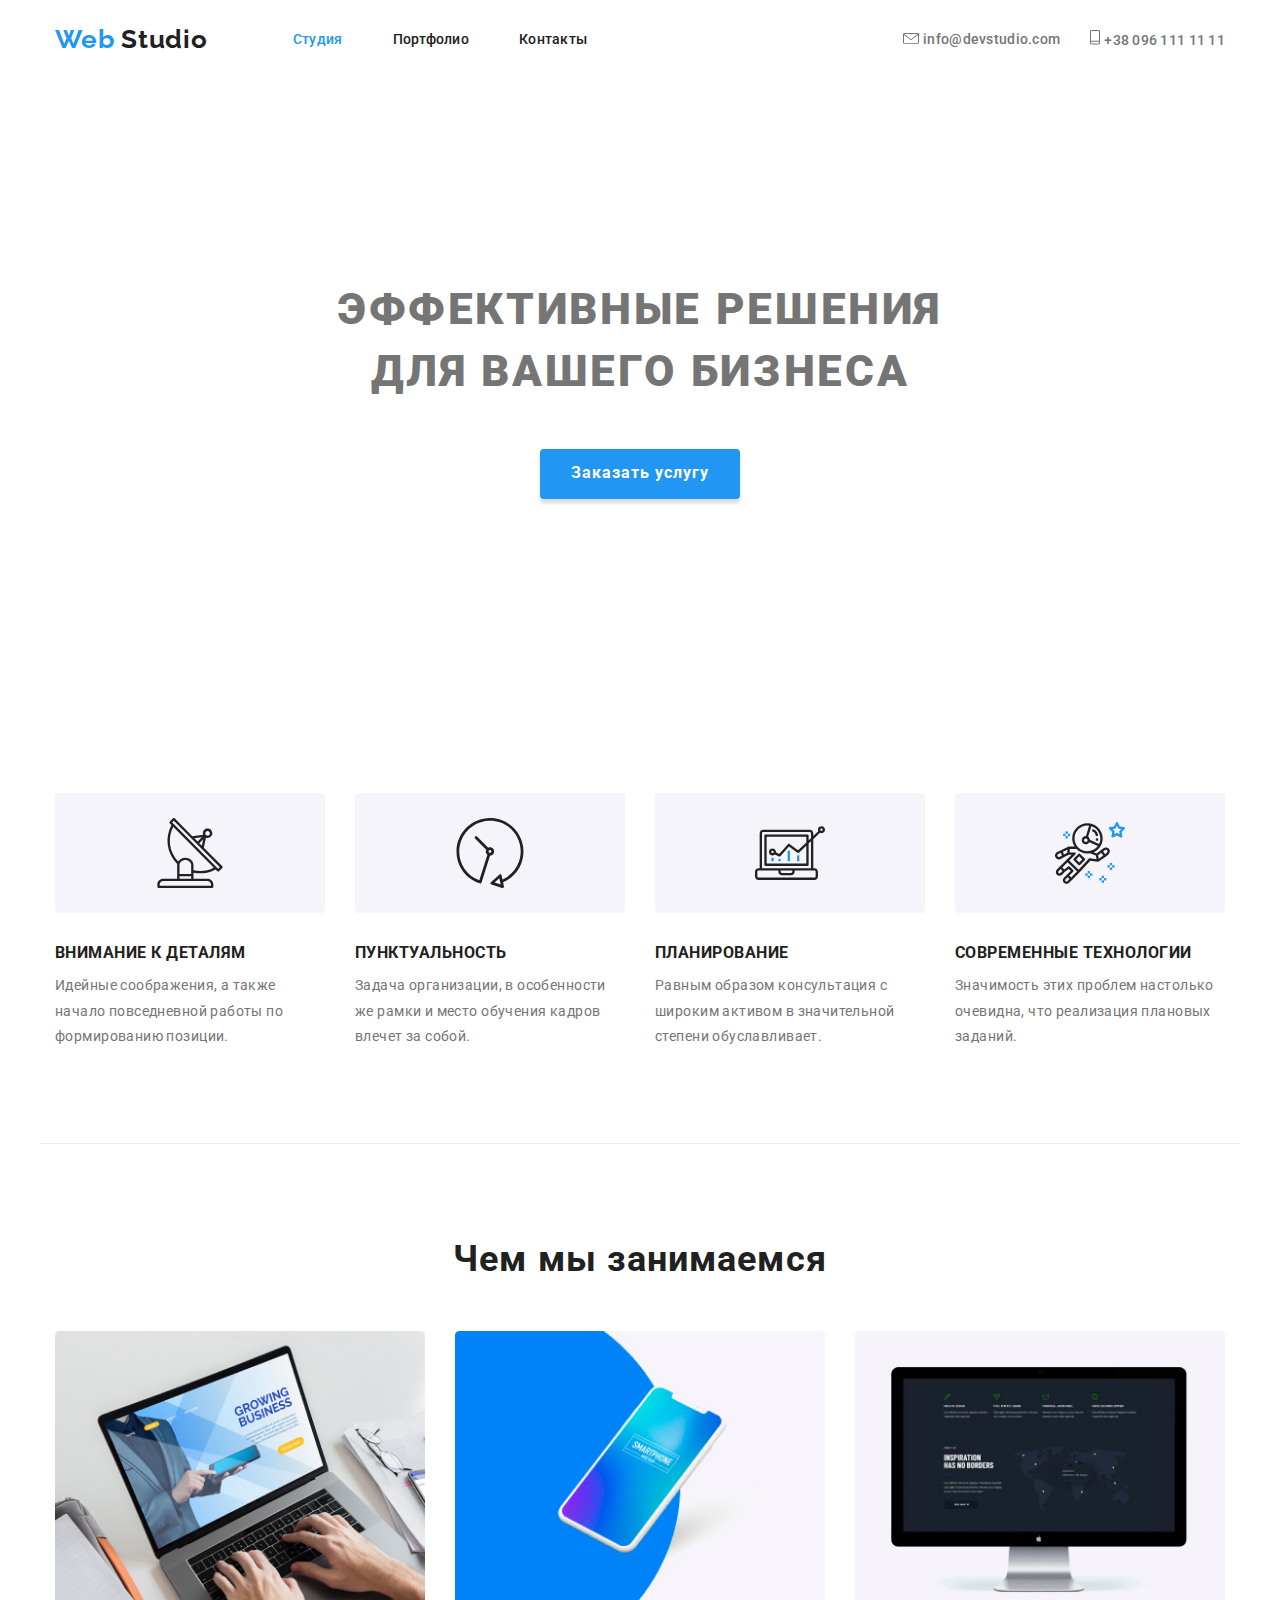
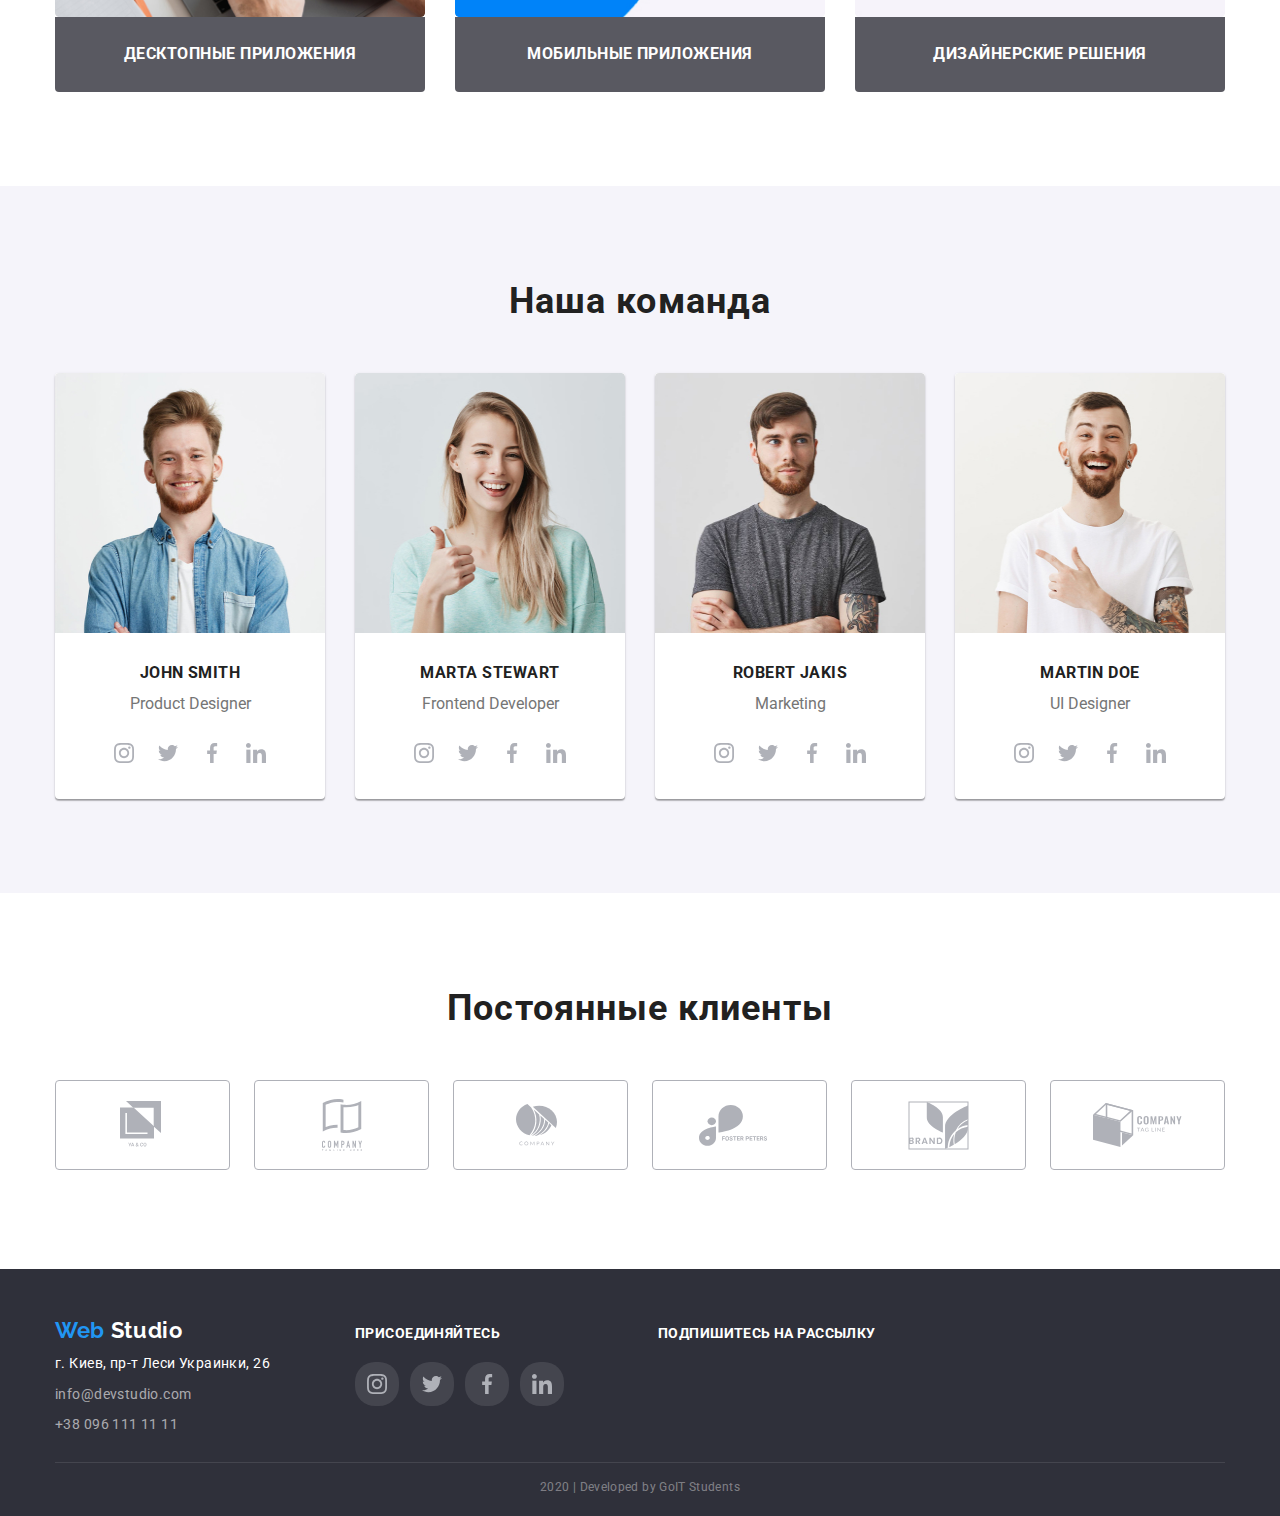
<file: index.html>
<!DOCTYPE html>
<html lang="ru">
  <head>
    <meta charset="UTF-8" />
    <meta name="viewport" content="width=device-width, initial-scale=1.0" />
    <title>Document</title>
    <link
      href="https://fonts.googleapis.com/css2?family=Raleway:wght@700&family=Roboto:wght@400;500;700;900&display=swap"
      rel="stylesheet"
    />
    <link
      rel="stylesheet"
      href="https://cdnjs.cloudflare.com/ajax/libs/modern-normalize/0.6.0/modern-normalize.min.css"
    />
    <link rel="stylesheet" href="./css/styles.css" />
  </head>
  <body>
    <!-- Шапка -->
    <header class="header-nav">
      <div class="container">
        <nav class="main-nav">
          <a href="./index.html" class="logo">
            <span class="accent">Web</span> Studio
          </a>
          <ul class="site-nav">
            <li class="item">
              <a href="./index.html" class="link current">Студия</a>
            </li>
            <li class="item">
              <a href="./portfolio.html" class="link">Портфолио</a>
            </li>
            <li class="item"><a href="" class="link">Контакты</a></li>
          </ul>
        </nav>
        <ul class="site-nav">
          <li class="item-contact">
            <img src="./img/post.svg" alt="Почта" />
            <a href="mailto:info@devstudio.com" class="contact"
              >info@devstudio.com</a
            >
          </li>
          <li class="item-contact">
            <img src="./img/tel.svg" alt="Телефон" />
            <a href="tel:+380961111111" class="contact">+38 096 111 11 11</a>
          </li>
        </ul>
      </div>
    </header>
    <!-- Основаня страница -->
    <main>
      <!-- Герой -->
      <section class="hero">
        <div class="container">
          <h1 class="hero-text">эффективные решения для вашего бизнеса</h1>
          <input type="button" value="Заказать услугу" class="button" />
        </div>
      </section>
      <!-- Наши преимущества -->
      <section class="features">
        <div class="container">
          <h2 class="visually-hidden">Наши преимущества</h2>
          <ul class="elements">
            <li class="item">
              <img
                src="./img/features/antena1.svg"
                alt="Локатор"
                class="imeg"
              />
              <h3 class="title-text">Внимание к деталям</h3>
              <p class="text">
                Идейные соображения, а также начало повседневной работы по
                формированию позиции.
              </p>
            </li>
            <li class="item">
              <img src="./img/features/clock1.svg" alt="Часы" class="imeg" />
              <h3 class="title-text">Пунктуальность</h3>
              <p class="text">
                Задача организации, в особенности же рамки и место обучения
                кадров влечет за собой.
              </p>
            </li>
            <li class="item">
              <img
                src="./img/features/diagram1.svg"
                alt="Диаграмма"
                class="imeg"
              />
              <h3 class="title-text">Планирование</h3>
              <p class="text">
                Равным образом консультация с широким активом в значительной
                степени обуславливает.
              </p>
            </li>
            <li class="item">
              <img
                src="./img/features/astonaut1.svg"
                alt="Астронавт"
                class="imeg"
              />
              <h3 class="title-text">Современные технологии</h3>
              <p class="text">
                Значимость этих проблем настолько очевидна, что реализация
                плановых заданий.
              </p>
            </li>
          </ul>
        </div>
      </section>
      <!-- Чем мы занимаемся -->
      <section class="activity">
        <div class="container">
          <h2 class="title">Чем мы занимаемся</h2>
          <ul class="elements">
            <li>
              <img src="./img/activity/box1.jpg" alt="Ноутбук" class="imeg" />
              <p class="title-text">Десктопные приложения</p>
            </li>
            <li>
              <img
                src="./img/activity/box2.jpg"
                alt="Мобильный телефон"
                class="imeg"
              />
              <p class="title-text">Мобильные приложения</p>
            </li>
            <li>
              <img src="./img/activity/box3.jpg" alt="Монитор" class="imeg" />
              <p class="title-text">Дизайнерские решения</p>
            </li>
          </ul>
        </div>
      </section>
      <!-- Наша команда -->
      <section class="teams">
        <div class="container">
          <h2 class="title">Наша команда</h2>
          <ul class="elements">
            <!-- Джон Смит -->
            <li class="item">
              <img
                src="./img/team_card/tc1.jpg"
                alt="Фото Джон Смит"
                class="imeg"
              />
              <h3 lang="en" class="title-text">John Smith</h3>
              <p lang="en" class="text">Product Designer</p>
              <ul class="elements">
                <li class="link">
                  <a href=""
                    ><img
                      src="./img/social_links/instagram.svg"
                      alt="instagram Джон Смит"
                    />
                  </a>
                </li>
                <li class="link">
                  <a href=""
                    ><img
                      src="./img/social_links/twitter.svg"
                      alt="twitter Джон Смит"
                    />
                  </a>
                </li>
                <li class="link">
                  <a href="">
                    <img
                      src="./img/social_links/facebook.svg"
                      alt="facebook Джон Смит"
                    />
                  </a>
                </li>
                <li class="link">
                  <a href=""
                    ><img
                      src="./img/social_links/linkedin.svg"
                      alt="linkedin Джон Смит"
                  /></a>
                </li>
              </ul>
            </li>
            <!-- Марта Стеварт -->
            <li class="item">
              <img
                src="./img/team_card/tc2.jpg"
                alt="Фото Марта Стеварт"
                class="imeg"
              />
              <h3 lang="en" class="title-text">Marta Stewart</h3>
              <p lang="en" class="text">Frontend Developer</p>
              <ul class="elements">
                <li class="link">
                  <a href=""
                    ><img
                      src="./img/social_links/instagram.svg"
                      alt="instagram Марта Стеварт"
                  /></a>
                </li>
                <li class="link">
                  <a href=""
                    ><img
                      src="./img/social_links/twitter.svg"
                      alt="twitter Марта Стеварт"
                  /></a>
                </li>
                <li class="link">
                  <a href=""
                    ><img
                      src="./img/social_links/facebook.svg"
                      alt="facebook Марта Стеварт"
                  /></a>
                </li>
                <li class="link">
                  <a href=""
                    ><img
                      src="./img/social_links/linkedin.svg"
                      alt="linkedin Марта Стеварт"
                  /></a>
                </li>
              </ul>
            </li>
            <!-- Роберт Якис -->
            <li class="item">
              <img
                src="./img/team_card/tc3.jpg"
                alt="Фото Роберт Якис"
                class="imeg"
              />
              <h3 lang="en" class="title-text">Robert Jakis</h3>
              <p lang="en" class="text">Marketing</p>
              <ul class="elements">
                <li class="link">
                  <a href=""
                    ><img
                      src="./img/social_links/instagram.svg"
                      alt="instagram Роберт Якис"
                  /></a>
                </li>
                <li class="link">
                  <a href=""
                    ><img
                      src="./img/social_links/twitter.svg"
                      alt="twitter Роберт Якис"
                  /></a>
                </li>
                <li class="link">
                  <a href=""
                    ><img
                      src="./img/social_links/facebook.svg"
                      alt="facebook Роберт Якис"
                  /></a>
                </li>
                <li class="link">
                  <a href=""
                    ><img
                      src="./img/social_links/linkedin.svg"
                      alt="linkedin Роберт Якис"
                  /></a>
                </li>
              </ul>
            </li>
            <!-- Мартин Дое -->
            <li class="item">
              <img
                src="./img/team_card/tc4.jpg"
                alt="Фото Мартин Дое"
                class="imeg"
              />
              <h3 lang="en" class="title-text">Martin Doe</h3>
              <p lang="en" class="text">UI Designer</p>
              <ul class="elements">
                <li class="link">
                  <a href=""
                    ><img
                      src="./img/social_links/instagram.svg"
                      alt="instagram Мартин Дое"
                  /></a>
                </li>
                <li class="link">
                  <a href=""
                    ><img
                      src="./img/social_links/twitter.svg"
                      alt="twitter Мартин Дое"
                  /></a>
                </li>
                <li class="link">
                  <a href=""
                    ><img
                      src="./img/social_links/facebook.svg"
                      alt="facebook Мартин Дое"
                  /></a>
                </li>
                <li class="link">
                  <a href=""
                    ><img
                      src="./img/social_links/linkedin.svg"
                      alt="linkedin Мартин Дое"
                  /></a>
                </li>
              </ul>
            </li>
          </ul>
        </div>
      </section>
      <!-- Постоянные клиенты -->
      <section class="clients">
        <div class="container">
          <h2 class="title">Постоянные клиенты</h2>
          <ul class="elements">
            <li>
              <a href=""
                ><img
                  src="./img/our_clients/client_1.svg"
                  alt="Логотип YA & CO"
                  class="link"
                />
              </a>
            </li>
            <li>
              <a href="">
                <img
                  src="./img/our_clients/client_2.svg"
                  alt="Логотип Company Tagline Here"
                  class="link"
                />
              </a>
            </li>
            <li>
              <a href="">
                <img
                  src="./img/our_clients/client_3.svg"
                  alt="Логотип Company"
                  class="link"
                />
              </a>
            </li>
            <li>
              <a href="">
                <img
                  src="./img/our_clients/client_4.svg"
                  alt="Логотип Foster Peters"
                  class="link"
                />
              </a>
            </li>
            <li>
              <a href="">
                <img
                  src="./img/our_clients/client_5.svg"
                  alt="Логотип Brand"
                  class="link"
                />
              </a>
            </li>
            <li>
              <a href="">
                <img
                  src="./img/our_clients/client_6.svg"
                  alt="Логотип Company Tag Line"
                  class="link"
                />
              </a>
            </li>
          </ul>
        </div>
      </section>
    </main>
    <!-- Подвал -->
    <footer class="footer">
      <div class="container">
        <!-- Адрес -->
        <div class="elements">
          <div class="footer-address">
            <a href="./index.html" class="logo">
              <span class="accent">Web</span> Studio
            </a>
            <address class="address">
              <b class="address-text">г. Киев, пр-т Леси Украинки, 26</b>
              <ul>
                <li>
                  <a href="mailto:info@devstudio.com" class="link">
                    info@devstudio.com
                  </a>
                </li>
                <li>
                  <a href="tel:+380961111111" class="link">
                    +38 096 111 11 11
                  </a>
                </li>
              </ul>
            </address>
          </div>
          <!-- Ссылки на соц сети -->
          <div class="social">
            <b class="text-title">присоединяйтесь</b>
            <ul class="elements">
              <li class="link">
                <a href="">
                  <img src="./img/social_links/instagram.svg" alt="instagram" />
                </a>
              </li>
              <li class="link">
                <a href="">
                  <img src="./img/social_links/twitter.svg" alt="twitter" />
                </a>
              </li>
              <li class="link">
                <a href="">
                  <img src="./img/social_links/facebook.svg" alt="facebook" />
                </a>
              </li>
              <li class="link">
                <a href="">
                  <img src="./img/social_links/linkedin.svg" alt="linkedin" />
                </a>
              </li>
            </ul>
          </div>
          <!-- Форма на рассылку -->
          <div class="mailing">
            <b class="text-title">Подпишитесь на рассылку</b>
          </div>
        </div>
        <div class="copyright">
          <p>2020 | Developed by GoIT Students</p>
        </div>
      </div>
    </footer>
  </body>
</html>
</file>
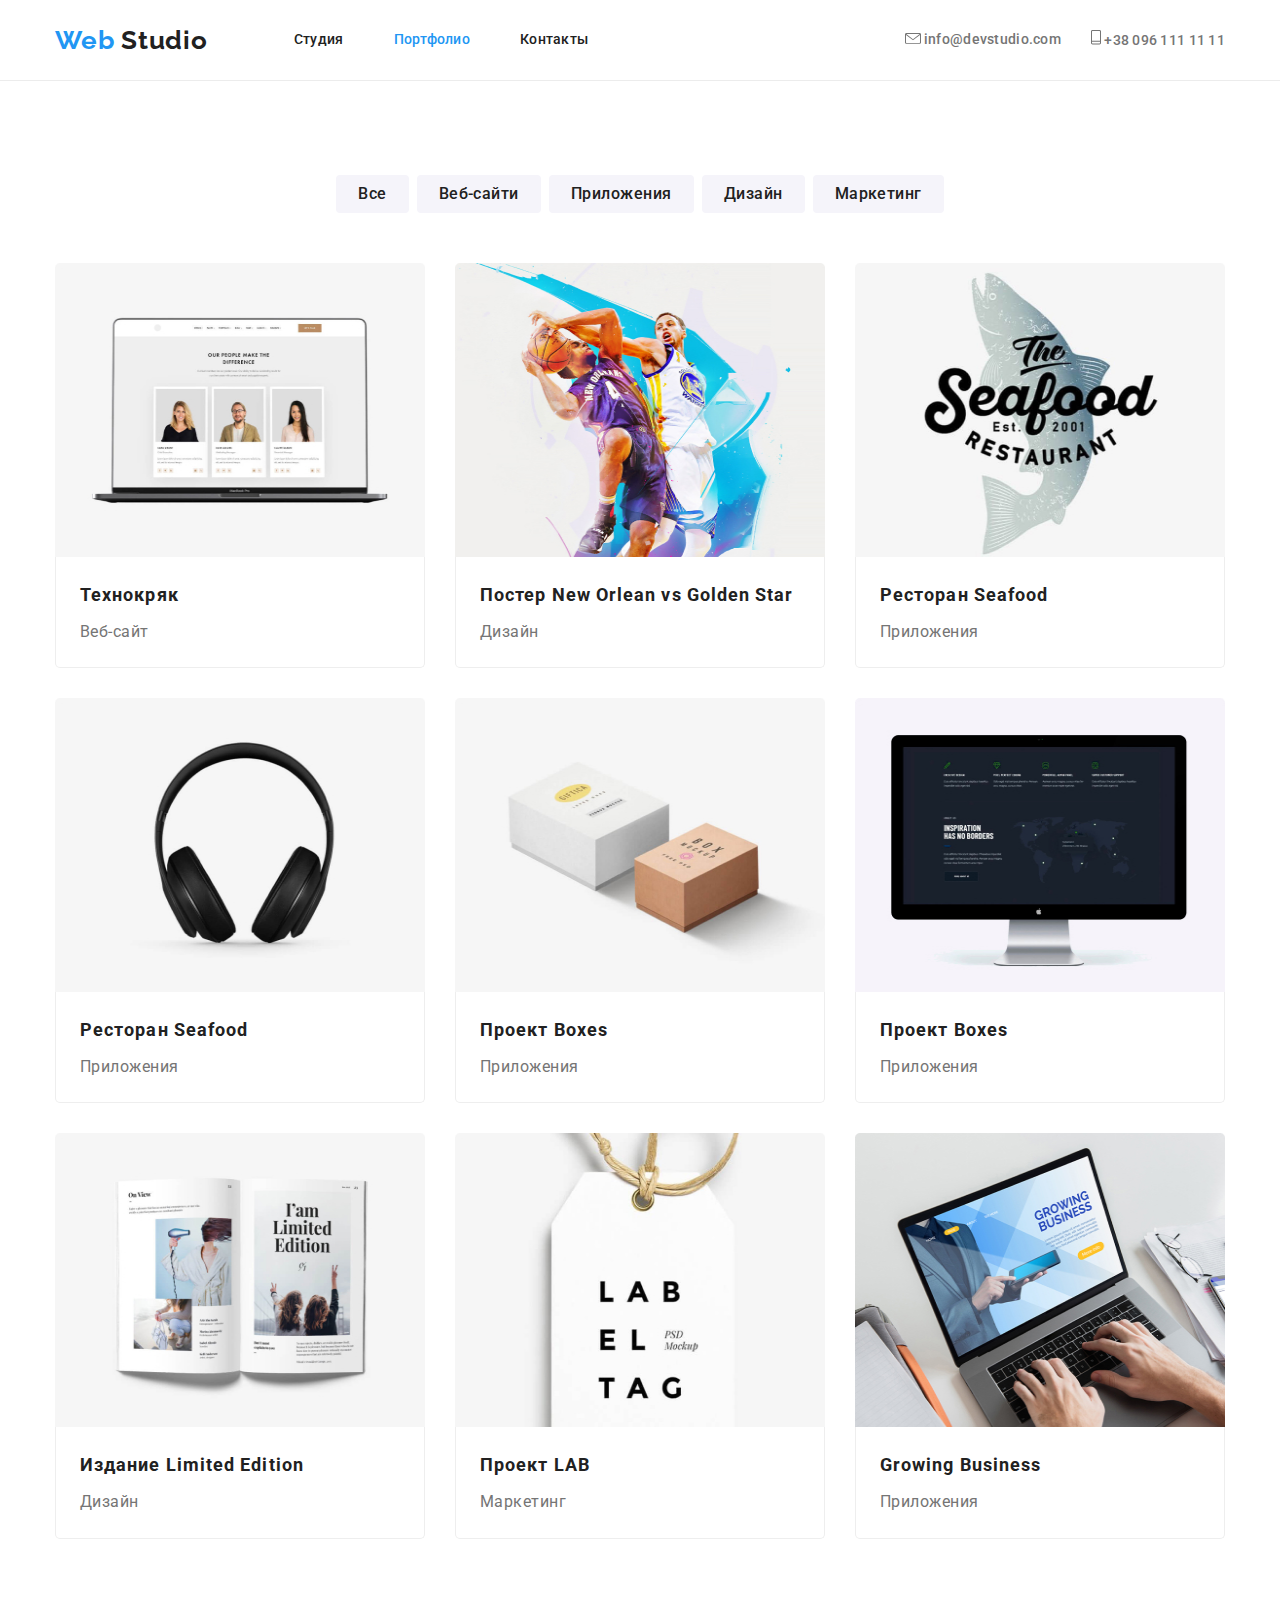
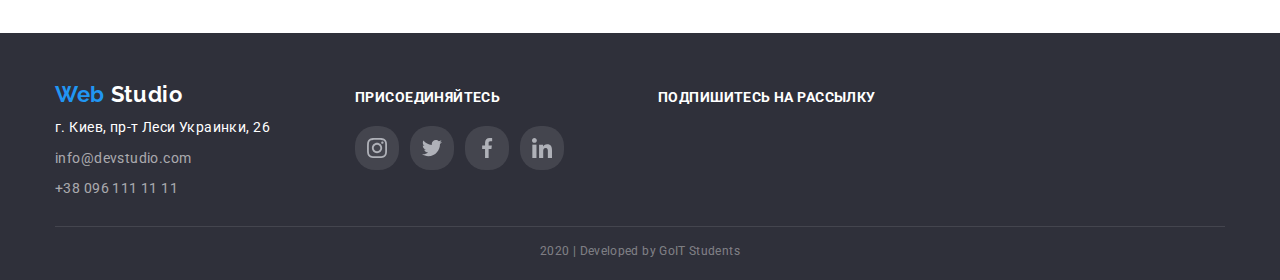
<file: portfolio.html>
<!DOCTYPE html>
<html lang="ru">
  <head>
    <meta charset="UTF-8" />
    <meta name="viewport" content="width=device-width, initial-scale=1.0" />
    <title>Document</title>
    <link
      href="https://fonts.googleapis.com/css2?family=Raleway:wght@700&family=Roboto:wght@400;500;700;900&display=swap"
      rel="stylesheet"
    />
    <link
      rel="stylesheet"
      href="https://cdnjs.cloudflare.com/ajax/libs/modern-normalize/0.6.0/modern-normalize.min.css"
    />
    <link rel="stylesheet" href="./css/portfolio.css" />
  </head>
  <body>
    <!-- Шапка -->
    <header class="header-nav">
      <div class="container">
        <nav class="main-nav">
          <a href="./index.html" class="logo">
            <span class="accent">Web</span> Studio
          </a>
          <ul class="site-nav">
            <li class="item">
              <a href="./index.html" class="link">Студия</a>
            </li>
            <li class="item">
              <a href="./portfolio.html" class="link current">Портфолио</a>
            </li>
            <li class="item">
              <a href="" class="link">Контакты</a>
            </li>
          </ul>
        </nav>
        <ul class="site-nav">
          <li class="item-contact">
            <a href="mailto:info@devstudio.com" class="contact"
              ><img src="./img/post.svg" alt="Почта" /> info@devstudio.com</a
            >
          </li>
          <li class="item-contact">
            <a href="tel:+380961111111" class="contact"
              ><img src="./img/tel.svg" alt="Телефон" /> +38 096 111 11 11</a
            >
          </li>
        </ul>
      </div>
    </header>
    <!-- Основаня страница -->
    <main class="page">
      <div class="container">
        <h1 class="visually-hidden">Портфолио</h1>
        <!-- Фильтр -->
        <section class="filter">
          <h2 class="visually-hidden">Фильтр</h2>
          <ul class="elements">
            <li class="item">
              <button class="button">Все</button>
            </li>
            <li class="item">
              <button class="button">Веб-сайти</button>
            </li>
            <li class="item">
              <button class="button">Приложения</button>
            </li>
            <li class="item">
              <button class="button">Дизайн</button>
            </li>
            <li class="item">
              <button class="button">Маркетинг</button>
            </li>
          </ul>
        </section>
        <!--Наши работы -->
        <section class="works">
          <h2 class="visually-hidden">Наши работы</h2>
          <ul class="elements">
            <li class="item">
              <a href="">
                <img
                  src="./img/portfolio/tehnokryak.jpg"
                  alt="Сайт Технокряк"
                  class="link-img"
                />
                <div class="title">
                  <h3 class="title-text">Технокряк</h3>
                  <p class="text">Веб-сайт</p>
                </div>
                <!-- <p class="hf-text">
                  Технокряк это современная площадка распространения
                  коронавируса. Компании используют эту платформу для цифрового
                  шпионажа и атак на защищённые сервера конкурентов.
                </p> -->
              </a>
            </li>
            <li class="item">
              <a href="">
                <img
                  src="./img/portfolio/poster_NO_GS.jpg"
                  alt="Постер New Orlean vs Golden Stars"
                  class="link-img"
                />
                <div class="title">
                  <h3 class="title-text">Постер New Orlean vs Golden Star</h3>
                  <p class="text">Дизайн</p>
                </div>
                <!-- <p class="hf-text">
                  Технокряк это современная площадка распространения
                  коронавируса. Компании используют эту платформу для цифрового
                  шпионажа и атак на защищённые сервера конкурентов.
                </p> -->
              </a>
            </li>
            <li class="item">
              <a href="">
                <img
                  src="./img/portfolio/seafood.jpg"
                  alt="Лого ресторана Seafood"
                  class="link-img"
                />
                <div class="title">
                  <h3 class="title-text">Ресторан Seafood</h3>
                  <p class="text">Приложения</p>
                </div>
                <!-- <p class="hf-text">
                  Технокряк это современная площадка распространения
                  коронавируса. Компании используют эту платформу для цифрового
                  шпионажа и атак на защищённые сервера конкурентов.
                </p> -->
              </a>
            </li>
            <li class="item">
              <a href="">
                <img
                  src="./img/portfolio/prime.jpg"
                  alt="Эмблема проэкта Prime"
                  class="link-img"
                />
                <div class="title">
                  <h3 class="title-text">Ресторан Seafood</h3>
                  <p class="text">Приложения</p>
                </div>
                <!-- <p class="hf-text">
                  Технокряк это современная площадка распространения
                  коронавируса. Компании используют эту платформу для цифрового
                  шпионажа и атак на защищённые сервера конкурентов.
                </p> -->
              </a>
            </li>
            <li class="item">
              <a href="">
                <img
                  src="./img/portfolio/boxes.jpg"
                  alt="Лого проекта Boxes"
                  class="link-img"
                />
                <div class="title">
                  <h3 class="title-text">Проект Boxes</h3>
                  <p class="text">Приложения</p>
                </div>
                <!-- <p class="hf-text">
                  Технокряк это современная площадка распространения
                  коронавируса. Компании используют эту платформу для цифрового
                  шпионажа и атак на защищённые сервера конкурентов.
                </p> -->
              </a>
            </li>
            <li class="item">
              <a href="">
                <img
                  src="./img/portfolio/inspiration.jpg"
                  alt="Сайт Inspiration has no Borders"
                  class="link-img"
                />
                <div class="title">
                  <h3 class="title-text">Проект Boxes</h3>
                  <p class="text">Приложения</p>
                </div>
                <!-- <p class="hf-text">
                  Технокряк это современная площадка распространения
                  коронавируса. Компании используют эту платформу для цифрового
                  шпионажа и атак на защищённые сервера конкурентов.
                </p> -->
              </a>
            </li>
            <li class="item">
              <a href="">
                <img
                  src="./img/portfolio/lim_edition.jpg"
                  alt="Картинка Издание Limited Edition"
                  class="link-img"
                />
                <div class="title">
                  <h3 class="title-text">Издание Limited Edition</h3>
                  <p class="text">Дизайн</p>
                </div>
                <!-- <p class="hf-text">
                  Технокряк это современная площадка распространения
                  коронавируса. Компании используют эту платформу для цифрового
                  шпионажа и атак на защищённые сервера конкурентов.
                </p> -->
              </a>
            </li>
            <li class="item">
              <a href="">
                <img
                  src="./img/portfolio/lab.jpg"
                  alt="Лого проекта LAB"
                  class="link-img"
                />
                <div class="title">
                  <h3 class="title-text">Проект LAB</h3>
                  <p class="text">Маркетинг</p>
                </div>
                <!-- <p class="hf-text">
                  Технокряк это современная площадка распространения
                  коронавируса. Компании используют эту платформу для цифрового
                  шпионажа и атак на защищённые сервера конкурентов.
                </p> -->
              </a>
            </li>
            <li class="item">
              <a href="">
                <img
                  src="./img/portfolio/growing_b.jpg"
                  alt="Лого приложения Growing Business"
                  class="link-img"
                />
                <div class="title">
                  <h3 class="title-text">Growing Business</h3>
                  <p class="text">Приложения</p>
                </div>
                <!-- <p class="hf-text">
                  Технокряк это современная площадка распространения
                  коронавируса. Компании используют эту платформу для цифрового
                  шпионажа и атак на защищённые сервера конкурентов.
                </p> -->
              </a>
            </li>
          </ul>
        </section>
      </div>
    </main>
    <!-- Подвал -->
    <footer class="footer">
      <div class="container">
        <!-- Адрес -->
        <div class="elements">
          <div class="footer-address">
            <a href="./index.html" class="logo">
              <span class="accent">Web</span> Studio
            </a>
            <address class="address">
              <b class="address-text">г. Киев, пр-т Леси Украинки, 26</b>
              <ul>
                <li>
                  <a href="mailto:info@devstudio.com" class="link">
                    info@devstudio.com
                  </a>
                </li>
                <li>
                  <a href="tel:+380961111111" class="link">
                    +38 096 111 11 11
                  </a>
                </li>
              </ul>
            </address>
          </div>
          <!-- Ссылки на соц сети -->
          <div class="social">
            <b class="text-title">
              присоединяйтесь
            </b>
            <ul class="elements">
              <li class="link">
                <a href="">
                  <img src="./img/social_links/instagram.svg" alt="instagram" />
                </a>
              </li>
              <li class="link">
                <a href="">
                  <img src="./img/social_links/twitter.svg" alt="twitter" />
                </a>
              </li>
              <li class="link">
                <a href="">
                  <img src="./img/social_links/facebook.svg" alt="facebook" />
                </a>
              </li>
              <li class="link">
                <a href="">
                  <img src="./img/social_links/linkedin.svg" alt="linkedin" />
                </a>
              </li>
            </ul>
          </div>
          <!-- Форма на рассылку -->
          <div class="mailing">
            <b class="text-title">Подпишитесь на рассылку</b>
          </div>
        </div>
        <div class="copyright">
          <p>2020 | Developed by GoIT Students</p>
        </div>
      </div>
    </footer>
  </body>
</html>
</file>
<file: css/styles.css>
/* 
Шрифты: 
Raleway 700 
Roboto 400, 500, 700, 900
*/

:root {
  --primary-text-color: #757575;
  --title-text-color: #212121;
  --accent-text-color: #2196f3;
  --primary-white-color: #ffffff;
  --primary-background-color: #ffffff;
  --secondary-background-color: #f5f4fa;
}

body {
  background-color: var(--primary-background-color);
  color: var(--primary-text-color);
  font-family: Roboto, sans-serif;
  font-style: normal;
}

.visually-hidden {
  position: absolute;
  width: 1px;
  height: 1px;
  margin: -1px;
  border: 0;
  padding: 0;
  clip: rect(0 0 0 0);
  overflow: hidden;
}

/* Сброс */
.site-nav,
.features .elements,
.activity .elements,
.teams .elements,
.clients .elements,
.footer ul {
  list-style-type: none;
}

.site-nav,
.hero-text,
.features .elements,
.features .title-text,
.features .text,
.activity .elements,
.activity .title-text,
.teams .elements,
.teams .title-text,
.teams .text,
.clients .elements,
.address > ul,
.social > ul,
.footer .logo,
.footer .test-title,
.copyright p {
  margin: 0px;
  padding: 0px;
}

/* Наведения и фокус */
.site-nav .link:hover,
.site-nav .link:focus,
.site-nav .contact:hover,
.site-nav .contact:focus {
  color: var(--accent-text-color);
}
.features .imeg:hover,
.features .imeg:focus,
.teams .link:hover,
.teams .link:focus,
.clients .link:hover,
.clients .link:focus,
.social .link:hover,
.social .link:focus {
  background-color: var(--accent-text-color);
}

.site-nav .link.current {
  color: var(--accent-text-color);
}

/* Параметры контейнера */

.container {
  margin: auto;
  width: 1200px;
  padding: 0 15px;
  /* outline: 2px solid tomato; */
}

.features .container,
.activity .container,
.teams .container,
.clients .container {
  padding-top: 94px;
  padding-bottom: 94px;
}

/* Логотип */

.logo {
  display: block;
  color: var(--title-text-color);
  text-decoration: none;
  font-family: Raleway, sans-serif;
  font-style: normal;
  font-weight: bold;
  font-size: 26px;
  line-height: 1.2;
  letter-spacing: 0.03em;
}

.logo .accent {
  color: var(--accent-text-color);
}

/* Навигация сайта*/

.header-nav {
  background-color: var(--primary-white-color);
}

.main-nav,
.header-nav .container {
  display: flex;
  align-items: center;
  justify-content: space-between;
}

.logo {
  display: block;
  margin-right: 85px;
}

.site-nav {
  display: flex;
}

.site-nav .item:not(:last-child) {
  margin-right: 50px;
}

.site-nav .link {
  display: block;
  padding: 32px 0;

  color: var(--title-text-color);
  font-family: Roboto, sans-serif;
  font-style: normal;
  font-weight: 500;
  font-size: 14px;
  line-height: 1.1;
  letter-spacing: 0.02em;

  text-decoration: none;
}

.site-nav .item-contact:not(:last-child) {
  margin-right: 30px;
}

.site-nav .contact {
  color: var(--primary-text-color);
  text-decoration: none;
  font-family: Roboto, sans-serif;
  font-style: normal;
  font-weight: 500;
  font-size: 14px;
  line-height: 1.1;
  letter-spacing: 0.02em;
}

/* Контент */

.title {
  margin-top: 0;
  margin-bottom: 50px;
  text-align: center;

  color: var(--title-text-color);
  font-weight: bold;
  font-size: 36px;
  line-height: 1.2;
  letter-spacing: 0.03em;
}
.title-text {
  color: var(--title-text-color);
  font-weight: bold;
  font-size: 16px;
  line-height: 1.3;
  letter-spacing: 0.03em;

  text-transform: uppercase;
}

.teams .link,
.social .link {
  width: 44px;
  height: 44px;
  padding: 12px;
  border-radius: 20px;
}

/* Герой */

.hero .container {
  padding-top: 200px;
  padding-bottom: 200px;
  text-align: center;
}

.hero-text {
  /* color: var(--primary-white-color); */
  margin: 0 auto 46px auto;
  width: 646px;

  text-transform: uppercase;
  font-weight: 900;
  font-size: 44px;
  line-height: 1.4;
  text-align: center;
  letter-spacing: 0.06em;
  text-transform: uppercase;
}
.button {
  color: var(--primary-white-color);
  min-width: 200px;
  min-height: 50px;
  padding: 0;

  font-family: Roboto, sans-serif;
  font-style: normal;
  font-weight: bold;
  font-size: 16px;
  line-height: 1.9;
  letter-spacing: 0.06em;

  background-color: var(--accent-text-color);
  border: none;
  border-radius: 4px;
  box-shadow: 0px 4px 4px rgba(0, 0, 0, 0.15);
}

/* Наши преимущества */

.features .container {
  border-bottom: 1px solid #ececec;
}

.features .elements {
  display: flex;
  justify-content: space-between;
}

.features .item {
  width: 270px;
}

.features .imeg {
  display: block;
  margin-bottom: 30px;
  padding: 25px 100px;

  background-color: var(--secondary-background-color);

  border-radius: 4px;
}

.features .title-text {
  margin-bottom: 10px;
}

.features .text {
  font-size: 14px;
  line-height: 1.8;
  letter-spacing: 0.03em;
}

/* Чем мы занимаемся */

.activity .elements {
  display: flex;
  justify-content: space-between;
}

.activity .imeg {
  display: block;
  width: 370px;
  border-radius: 4px;
}

.activity .title-text {
  padding: 27px;

  color: var(--primary-white-color);
  background-color: rgba(47, 48, 58, 0.8);
  border-radius: 0px 0px 4px 4px;
  text-align: center;
}

/* Наша команда */

.teams {
  background-color: var(--secondary-background-color);
}

.teams .elements {
  display: flex;
  justify-content: space-between;
}

.teams .item {
  width: 270px;
  text-align: center;
  background-color: var(--primary-white-color);
  box-shadow: 0px 2px 1px rgba(0, 0, 0, 0.2), 0px 1px 1px rgba(0, 0, 0, 0.14),
    0px 1px 3px rgba(0, 0, 0, 0.12);
  border-radius: 4px;
}

.teams .imeg {
  display: block;
  width: 270px;
  height: 260px;
  border-radius: 4px 4px 0px 0px;
  margin-bottom: 30px;
}

.teams .title-text {
  margin-bottom: 10px;
}

.teams .text {
  margin-bottom: 16px;
  line-height: 1.3;
}

.teams .elements .elements {
  justify-content: center;
  margin-bottom: 24px;
}

/* Постоянные клиенты */

.clients .elements {
  display: flex;
  justify-content: space-between;
}

/* .clients a {
  display: block;
  height: 90px;
} */

/* Подвал */

.footer {
  font-weight: normal;
  color: #ffffff;
  background-color: #2f303a;
}

.footer .container {
  padding-top: 48px;
}

.footer .elements {
  display: flex;
  align-items: baseline;
}

.footer .footer-address {
  margin-bottom: 28px;
  margin-right: 69px;
}

.footer .logo {
  display: block;
  font-size: 22px;
  line-height: 1.2;
  color: #ffffff;
  margin-bottom: 10px;
}

.footer .address {
  width: 231px;
  line-height: 1.32;
  color: rgb(255, 255, 255, 0, 6);
}

.footer .address-text {
  display: block;
  font-style: normal;
  font-weight: normal;
  font-size: 14px;
  line-height: 1.5;
  letter-spacing: 0.03em;
  color: var(--primary-white-color);
}

.footer .address .link {
  font-family: Roboto, sans-serif;
  font-style: normal;
  font-weight: normal;
  font-size: 14px;
  letter-spacing: 0.03em;
  color: rgba(255, 255, 255, 0.6);

  text-decoration: none;
}

.footer .address-text,
.address li:not(:last-child) {
  margin-bottom: 9px;
}

.footer .text-title {
  display: block;
  margin-bottom: 21px;

  font-weight: bold;
  font-size: 14px;
  letter-spacing: 0.03em;
  text-transform: uppercase;
}

.footer .social {
  margin-right: 94px;
}

.social .link {
  background: rgba(255, 255, 255, 0.1);
}

.social .link:not(:last-child) {
  margin-right: 11px;
}

.footer .mailing {
  width: 570px;
}

.copyright {
  padding-top: 18px;
  padding-bottom: 21px;

  text-align: center;
  font-weight: normal;
  font-size: 12px;
  letter-spacing: 0.03em;
  color: rgba(255, 255, 255, 0.4);

  border-top: 1px solid rgba(255, 255, 255, 0.1);
}
</file>
<file: css/portfolio.css>
:root {
  --primary-text-color: #757575;
  --title-text-color: #212121;
  --accent-text-color: #2196f3;
  --primary-white-color: #ffffff;
  --primary-bg-button-color: #f5f4fa;
  --primary-background-color: #e5e5e5;
}

body {
  color: var(--primary-text-color);
  font-family: Roboto, sans-serif;
  font-style: normal;
}

.visually-hidden {
  position: absolute;
  width: 1px;
  height: 1px;
  margin: -1px;
  border: 0;
  padding: 0;
  clip: rect(0 0 0 0);
  overflow: hidden;
}

.container {
  margin: auto;
  width: 1200px;
  padding: 0 15px;
  /* outline: 2px solid tomato; */
}

/* Сброс */
.site-nav,
.filter ul,
.works ul,
.works a,
.footer ul {
  list-style-type: none;
  text-decoration: none;
}

.site-nav,
.filter .elements,
.works .elements,
.works .title-text,
.works .text,
.works .hf-text,
.footer .logo,
.address ul,
.social .elements,
.copyright p {
  margin: 0;
  padding: 0;
}

/* Наведения и фокус */
.filter .button:hover,
.filter .button:focus {
  color: var(--primary-white-color);
}

.filter .button:hover,
.filter .button:focus,
.social .link:hover,
.social .link:focus {
  background-color: var(--accent-text-color);
}

.filter .button:hover,
.filter .button:focus {
  box-shadow: 0px 2px 2px rgba(0, 0, 0, 0.12), 0px 1px 2px rgba(0, 0, 0, 0.08),
    0px 3px 1px rgba(0, 0, 0, 0.1);
}

.logo .accent,
.site-nav .link.current,
.site-nav .link:hover,
.site-nav .link:focus,
.site-nav .contact:hover,
.site-nav .contact:focus {
  color: var(--accent-text-color);
}

/* Навигация сайта*/

.header-nav {
  background-color: var(--primary-white-color);
  border-bottom: 1px solid #ececec;
}

.header-nav .container,
.main-nav {
  display: flex;
  justify-content: space-between;
  align-items: center;
}

.main-nav .elements {
  display: flex;
  align-items: center;
}

.site-nav {
  display: flex;
}

.logo {
  margin-right: 86px;

  color: var(--title-text-color);
  text-decoration: none;
  font-family: Raleway, sans-serif;
  font-style: normal;
  font-weight: bold;
  font-size: 26px;
  line-height: 1.19;
  letter-spacing: 0.03em;
}

.site-nav .item:not(:last-child) {
  margin-right: 50px;
}

.site-nav .link {
  display: block;
  padding: 32px 0;

  text-decoration: none;
  color: var(--title-text-color);
  font-family: Roboto, sans-serif;
  font-style: normal;
  font-weight: 500;
  font-size: 14px;
  line-height: 1.14;
  letter-spacing: 0.02em;
}

.site-nav .link:not(:last-child) {
  margin-right: 50px;
}

.site-nav .contact {
  color: var(--primary-text-color);
  text-decoration: none;
  font-family: Roboto, sans-serif;
  font-style: normal;
  font-weight: 500;
  font-size: 14px;
  line-height: 1.14;
  letter-spacing: 0.02em;
}

.site-nav .item-contact:not(:last-child) {
  margin-right: 30px;
}

/* Контент страницы */

.page {
  /* background-color: var(--primary-background-color); */
}

.page .container {
  padding-top: 94px;
  padding-bottom: 94px;
}

/* Кнопки фильта */

.filter .elements {
  display: flex;
  justify-content: center;
  margin-bottom: 50px;
}

.filter .item:not(:last-child) {
  margin-right: 8px;
}

.filter .button {
  padding: 6px 22px;

  font-family: Roboto;
  font-style: normal;
  font-weight: 500;
  font-size: 16px;
  line-height: 1.6;
  text-align: center;
  letter-spacing: 0.03em;
  color: var(--title-text-color);
  background-color: var(--primary-bg-button-color);

  border: none;
  border-radius: 4px;
}

/* Контент страницы portfolio */

.works .elements {
  display: flex;
  flex-wrap: wrap;
}

.works a {
  display: block;
}

.works .link-img {
  display: block;
  width: 370px;
  height: 294px;
}

.works .item {
  width: calc((100% - 60px) / 3);
}

.works .item:not(:nth-child(3n)) {
  margin-right: 30px;
}

.works .item:not(:nth-last-child(-n + 3)) {
  margin-bottom: 30px;
}

.works .title {
  padding: 20px 24px;
  border-right: 1px solid #eeeeee;
  border-bottom: 1px solid #eeeeee;
  border-left: 1px solid #eeeeee;
  border-radius: 0 0 5px 5px;
}

.works .title-text {
  margin-bottom: 4px;

  font-weight: bold;
  font-size: 18px;
  line-height: 2;
  letter-spacing: 0.06em;
  color: var(--title-text-color);
}
.works .text {
  font-weight: normal;
  font-size: 16px;
  line-height: 1.9;
  letter-spacing: 0.03em;
  color: var(--primary-text-color);
}
.works .hf-text {
  padding: 0 24px;

  font-weight: normal;
  font-size: 18px;
  line-height: 1.6;
  letter-spacing: 0.03em;
  color: var(--primary-white-color);
  background-color: var(--accent-text-color);
}
/* Подвал */

.footer {
  font-weight: normal;
  color: #ffffff;
  background-color: #2f303a;
}

.footer .container {
  padding-top: 48px;
}

.footer .elements {
  display: flex;
  align-items: baseline;
}

.footer .footer-address {
  margin-bottom: 28px;
  margin-right: 69px;
}

.footer .logo {
  display: block;
  font-size: 22px;
  line-height: 1.2;
  color: #ffffff;
  margin-bottom: 10px;
}

.footer .address {
  width: 231px;
  line-height: 1.32;
  color: rgb(255, 255, 255, 0, 6);
}

.footer .address-text {
  display: block;
  font-style: normal;
  font-weight: normal;
  font-size: 14px;
  line-height: 1.5;
  letter-spacing: 0.03em;
  color: var(--primary-white-color);
}

.footer .address .link {
  text-decoration: none;
  font-family: Roboto, sans-serif;
  font-style: normal;
  font-weight: normal;
  font-size: 14px;
  letter-spacing: 0.03em;
  color: rgba(255, 255, 255, 0.6);

  text-decoration: none;
}

.footer .address-text,
.address li:not(:last-child) {
  margin-bottom: 9px;
}

.footer .text-title {
  display: block;
  margin-bottom: 21px;

  font-weight: bold;
  font-size: 14px;
  letter-spacing: 0.03em;
  text-transform: uppercase;
}

.footer .social {
  margin-right: 94px;
}

.social .link {
  width: 44px;
  height: 44px;
  padding: 12px;
  border-radius: 20px;

  background: rgba(255, 255, 255, 0.1);
}

.social .link:not(:last-child) {
  margin-right: 11px;
}

.footer .mailing {
  width: 570px;
}

.copyright {
  padding-top: 18px;
  padding-bottom: 21px;

  text-align: center;
  font-weight: normal;
  font-size: 12px;
  letter-spacing: 0.03em;
  color: rgba(255, 255, 255, 0.4);

  border-top: 1px solid rgba(255, 255, 255, 0.1);
}
</file>
